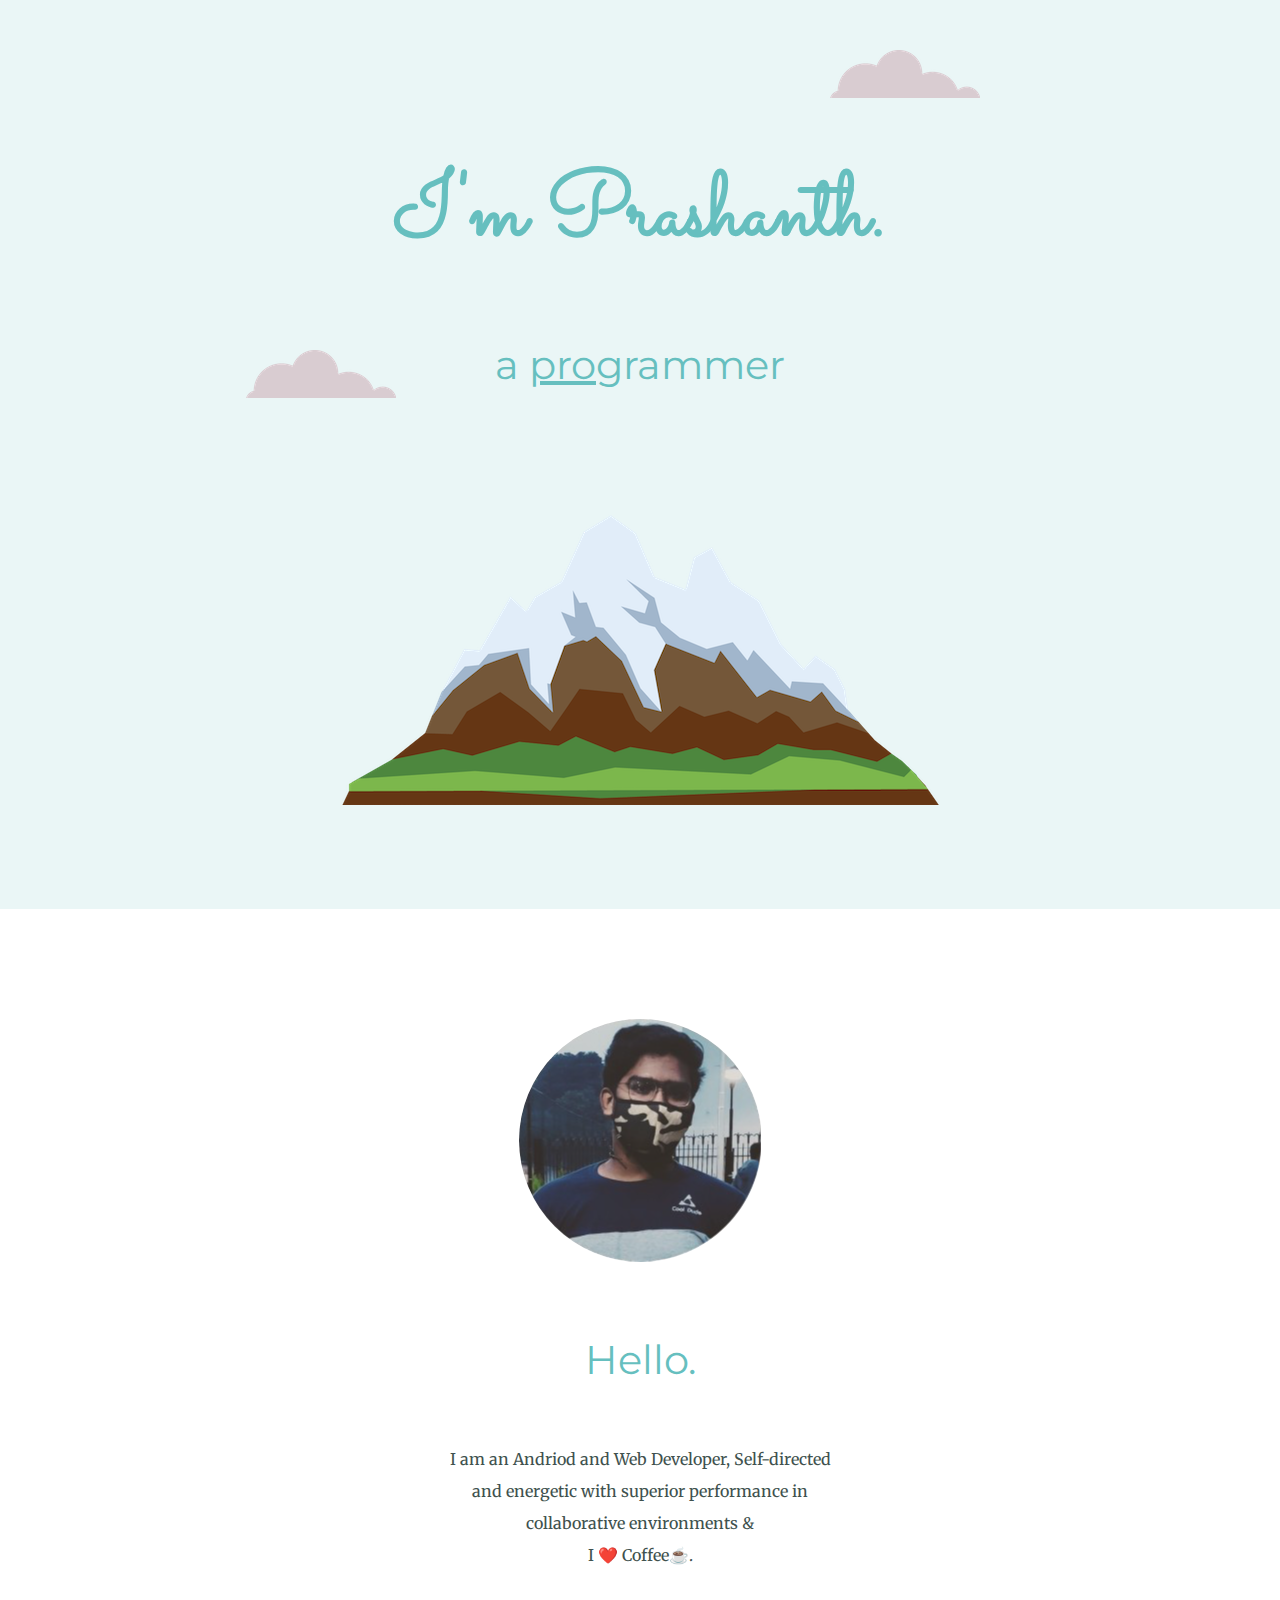
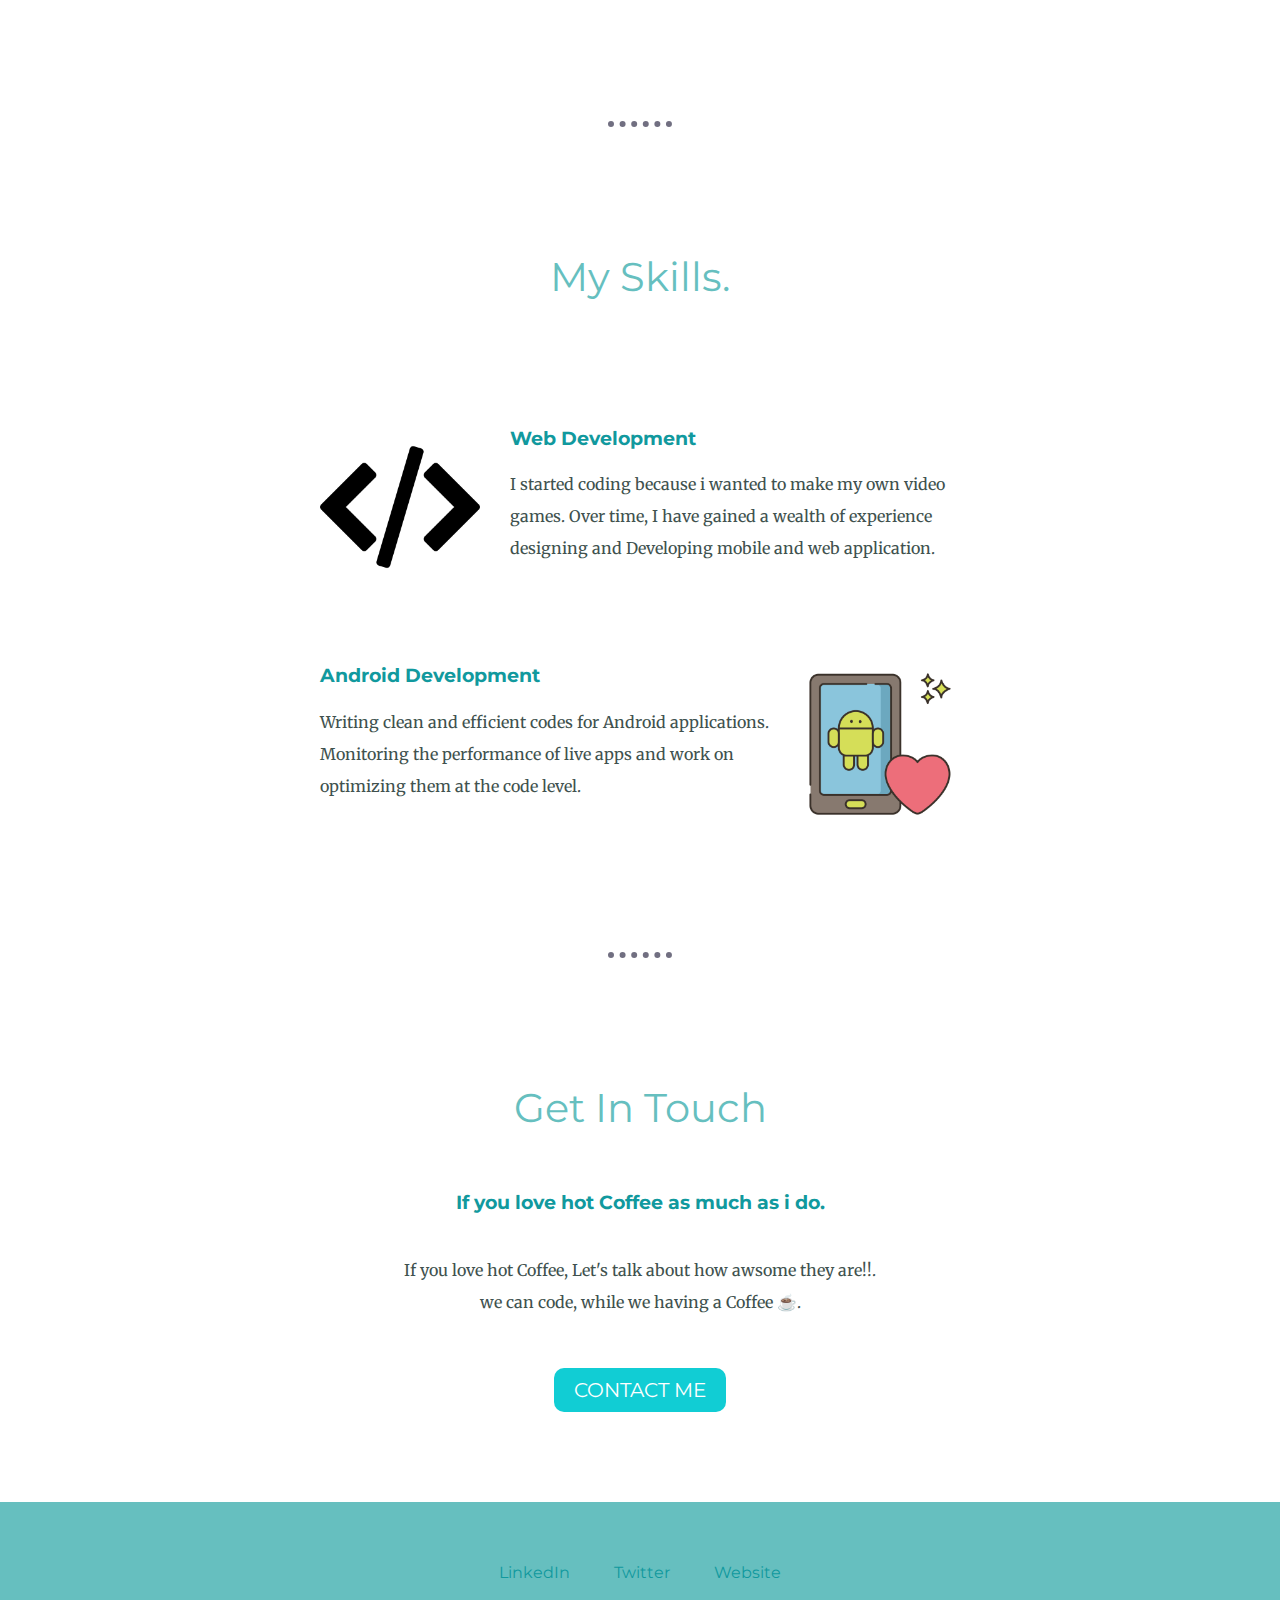
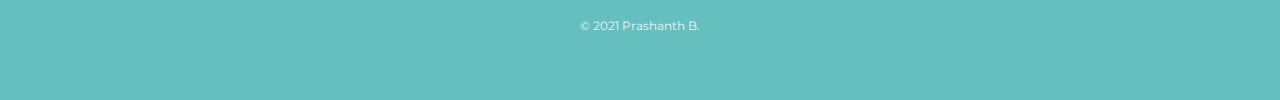
<file: index.html>
<!DOCTYPE html>
<html>

<head>
  <meta charset="utf-8">
  <title>Pb's site</title>
  <link rel="stylesheet" href="css/styles.css">
  <link rel="icon" href="images/p.ico">
  <link href="https://fonts.googleapis.com/css2?family=Merriweather&family=Montserrat&family=Sacramento&display=swap" rel="stylesheet">
</head>

<body>
  <div class="c1">
    <img class="tc" src="images/cloud.png" alt="">
    <h1>I'm Prashanth.</h1>
    <h2>a <span class="pro">pro</span>grammer</h2>
    <img class="bc" src="images/cloud.png" alt="">
    <img class="m" src="images/mountain.png" alt="">
  </div>
  <div class="middle-container">
    <div class="profile">
      <img class="profimg" src="images/pb.png" alt="Profile Photo">
      <h2>Hello.</h2>
      <p class="profile-description">I am an Andriod and Web Developer,
        Self-directed and energetic with superior performance in collaborative environments & <br> I ❤️ Coffee☕.</p>
    </div>
    <hr>
    <div class="skills">
      <h2>My Skills.</h2>
      <div class="skill-row">
        <img class="coder" src="images/coder.png" alt="skills">
        <h3>Web Development</h3>
        <p>I started coding because i wanted to make my own video games. Over time, I have gained a wealth of experience designing and Developing mobile and web application.</p>
      </div>
      <div class="skill-row">
        <img class="android" src="images/android.png" alt="">
        <h3>Android Development</h3>
        <p>Writing clean and efficient codes for Android applications. Monitoring the performance of live apps and work on optimizing them at the code level.</p>
      </div>
    </div>
    <hr>
    <div class="contact-me">
      <h2>Get In Touch</h2>
      <h3>If you love hot Coffee as much as i do.</h3>
      <p class="contact-description">If you love hot Coffee, Let's talk about how awsome they are!!. <br> we can code, while we having a Coffee ☕.</p>
      <a class="btn" target="_blank" href="mailto:pb772k@gmail.com">CONTACT ME</a>
    </div>
  </div>


  <div class="bottom-container">
    <a class="footer-link" href="https://www.linkedin.com/in/prashanth-b-8b3b44203/">LinkedIn</a>
    <a class="footer-link" href="https://twitter.com/">Twitter</a>
    <a class="footer-link" href="https://www.appbrewery.co/">Website</a>
    <p class="c">© 2021 Prashanth B.</p>
  </div>

</body>

</html>
</file>
<file: css/styles.css>
body {
  color: #40514E;
  margin: 0;
  text-align: center;
  font-family: 'Merriweather', serif;
}

h1 {
  color: #66BFBF;
  margin: 50px auto 0 auto;
  font-size: 5.625rem;
  font-family: 'Sacramento', cursive;
}

h2 {
  color: #66BFBF;
  font-size: 2.5rem;
  font-family: 'Montserrat', sans-serif;
  font-weight: normal;
  line-height: 2;
  padding: 10px;
}

h3 {
  color: #11999E;
  font-family: 'Montserrat', sans-serif;
}

hr {
  border-style: dotted none none;
  border-color: #716F81;
  border-width: 6.5px;
  margin: 150px auto 100px auto;
  width: 5%;
}

.c1 {
  background: #EAF6F6;
  position: relative;
  margin: 0;
  padding: 100px;
}

.bottom-container {
  background: #66BFBF;
  margin: 0;
  padding: 60px 0 30px;
}

.middle-container {
  margin: 100px 0;
}

.footer-link {
  color: #11999E;
  text-decoration: none;
  font-family: 'Montserrat', sans-serif;
  margin: 10px 20px;
}

.footer-link:hover {
  color: #EAF6F6;
  text-decoration: underline;
}

.c {
  color: #EAF6F6;
  font-size: 0.75rem;
  padding: 20px 0;
  font-family: 'Montserrat', sans-serif;
}

p {
  line-height: 2;
}

.contact-description {
  width: 40%;
  margin: 40px auto 60px;
}

.profile-description {
  width: 30%;
  line-height: 2;
  margin: auto;
}

.profile {
  margin: 100px auto 100px auto;
}

.pro {
  text-decoration: underline;
}

.profimg {
  padding: 10px;
}

.coder {
  width: 25%;
  float: left;
  margin-right: 30px;
}

.android {
  width: 25%;
  float: right;
  margin-left: 30px;
}

.skill-row {
  margin: 100px auto 100px auto;
  width: 50%;
  text-align: left;
}

.tc {
  position: absolute;
  right: 300px;
  top: 50px;
}

.bc {
  position: absolute;
  left: 246px;
  top: 350px;
}

.btn {
  background: #11cdd4;
  background-image: -webkit-linear-gradient(top, #11cdd4, #1199e);
  background-image: -moz-linear-gradient(top, #11cdd4, #1199e);
  background-image: -ms-linear-gradient(top, #11cdd4, #1199e);
  background-image: -o-linear-gradient(top, #11cdd4, #1199e);
  background-image: linear-gradient(to bottom, #11cdd4, #1199e);
  -webkit-border-radius: 10;
  -moz-border-radius: 10;
  border-radius: 10px;
  font-family: 'Montserrat', sans-serif;
  color: #ffffff;
  font-size: 20px;
  padding: 10px 20px 10px 20px;
  text-decoration: none;
}

.btn:hover {
  background: #13ecb3;
  background-image: -webkit-linear-gradient(top, #13ecb3, #2bc4ad);
  background-image: -moz-linear-gradient(top, #13ecb3, #2bc4ad);
  background-image: -ms-linear-gradient(top, #13ecb3, #2bc4ad);
  background-image: -o-linear-gradient(top, #13ecb3, #2bc4ad);
  background-image: linear-gradient(to bottom, #13ecb3, #2bc4ad);
  text-decoration: none;
}
</file>
